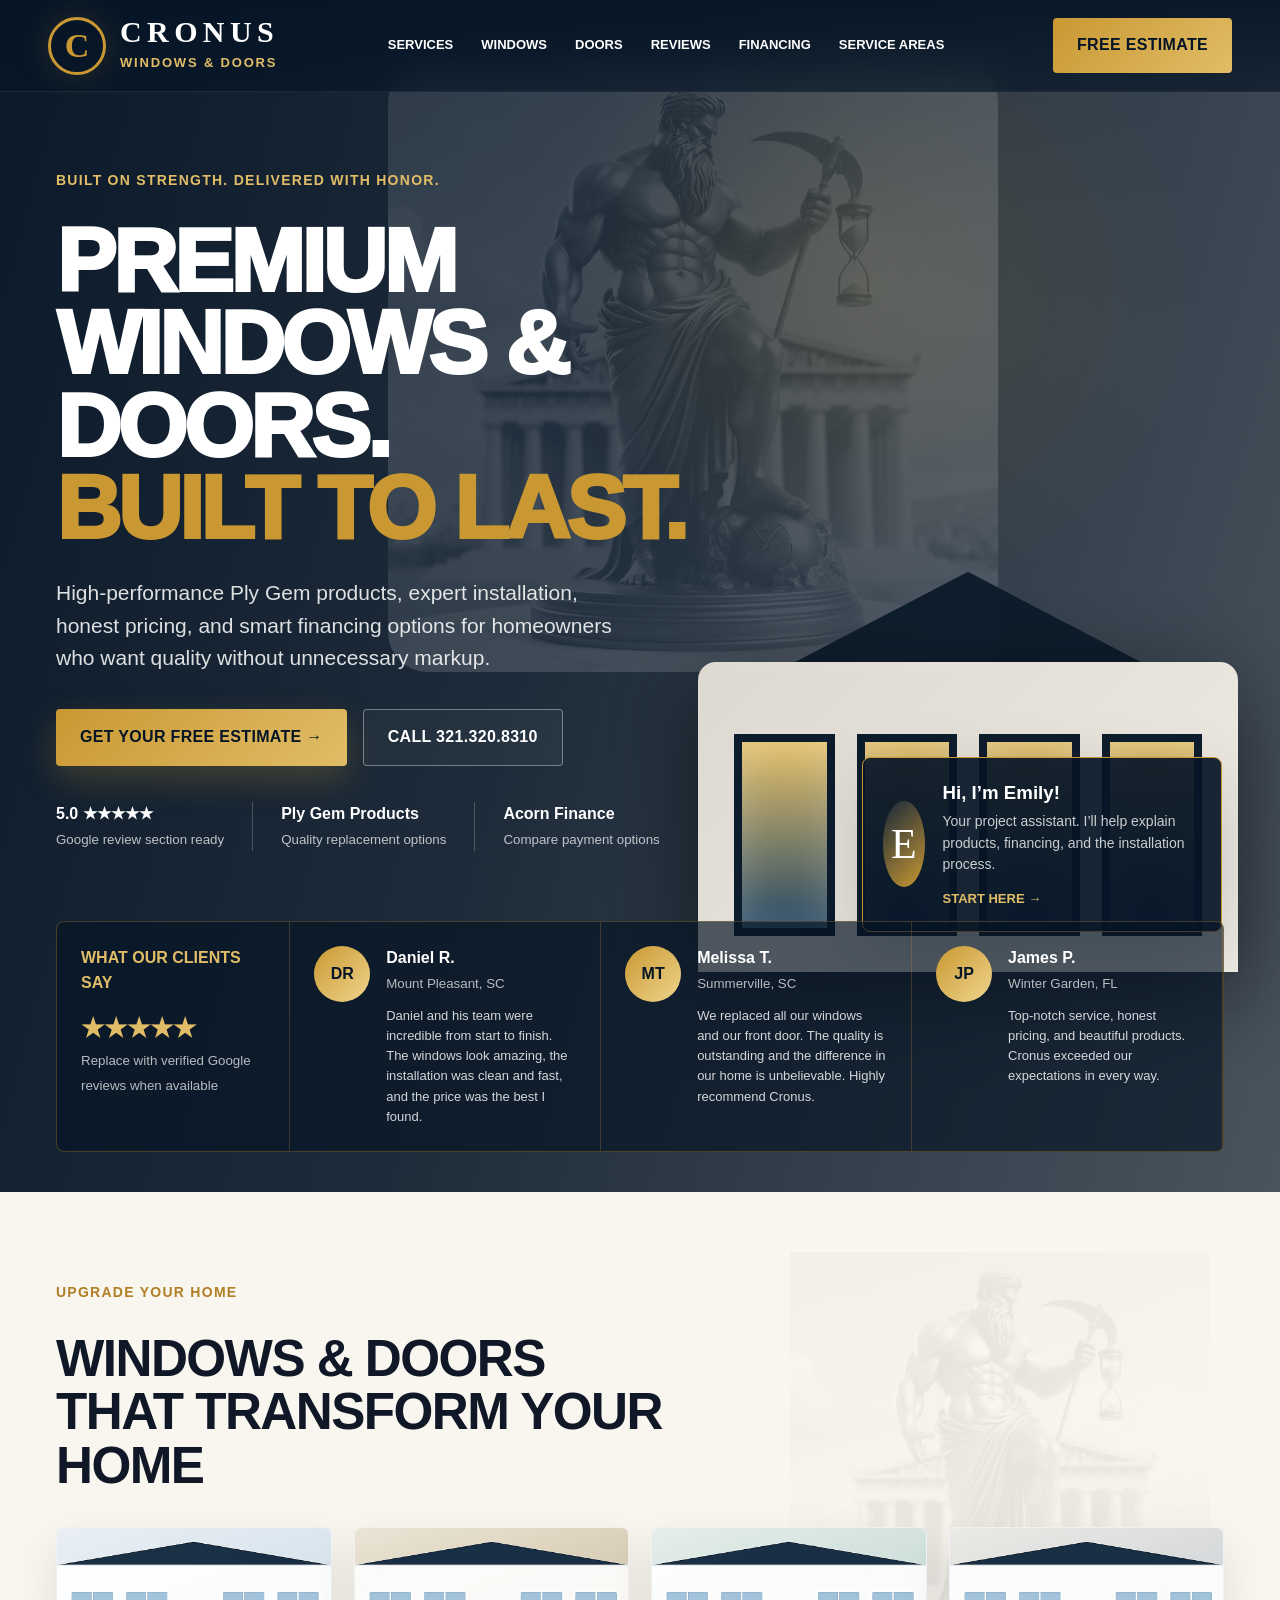
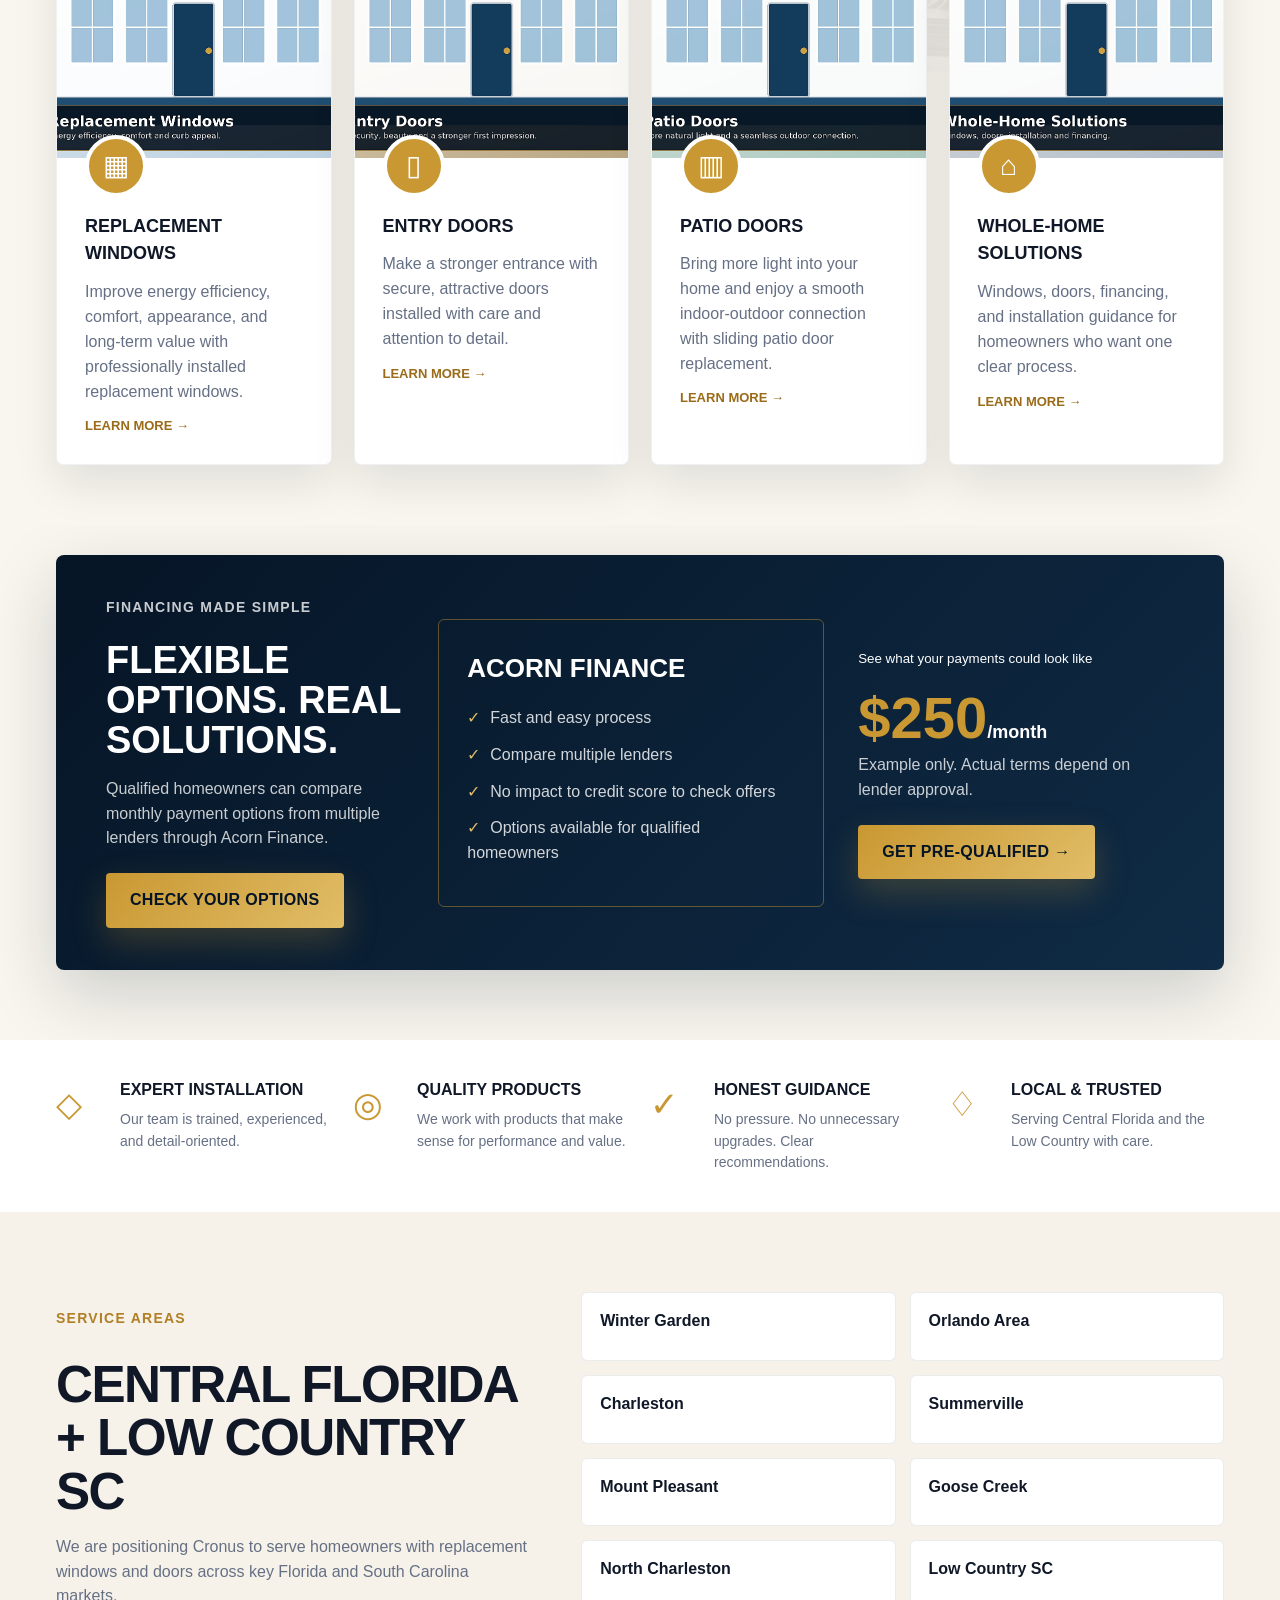
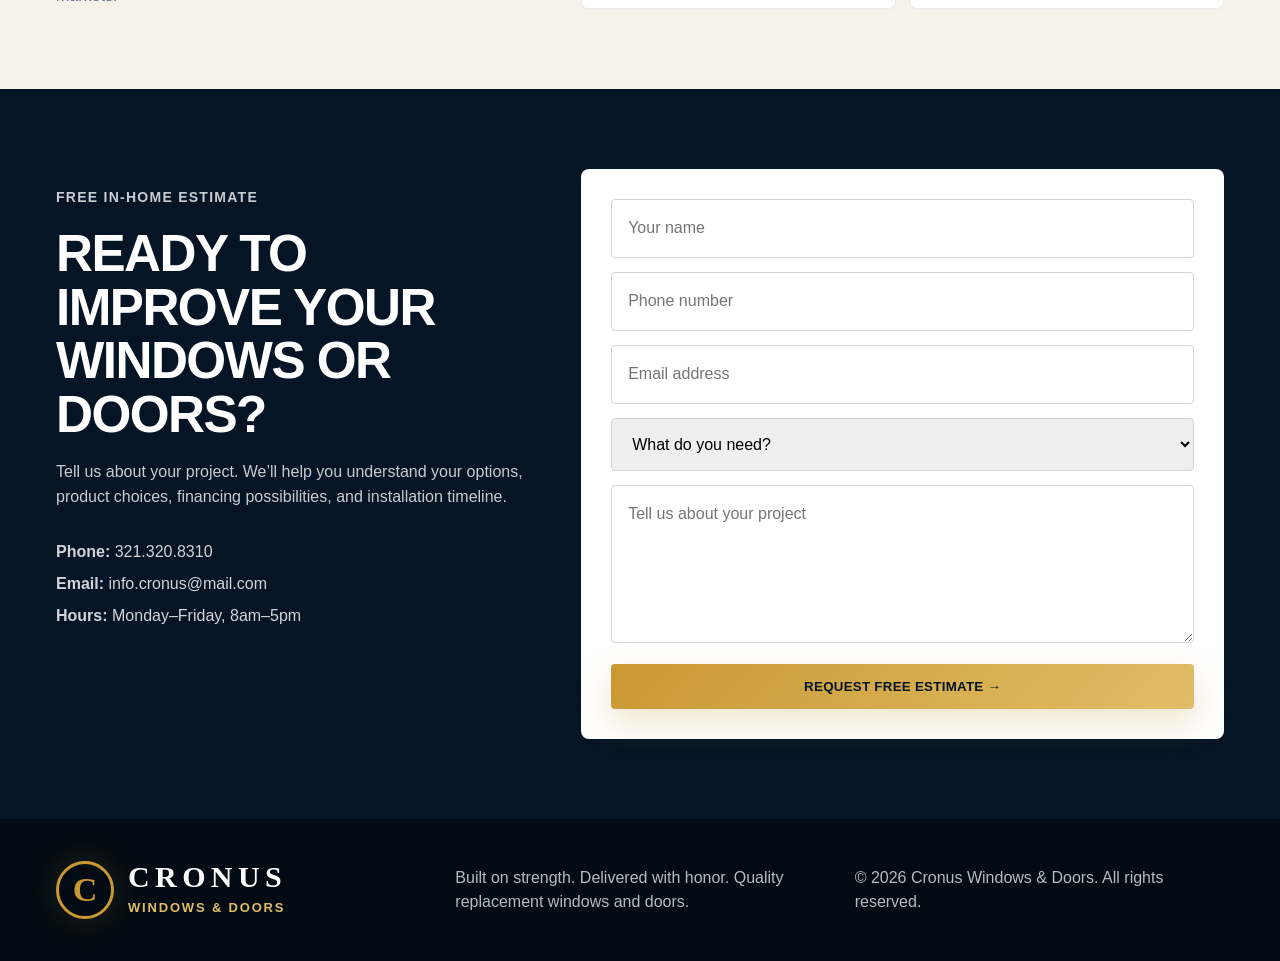
<file: index.html>
<!DOCTYPE html>
<html lang="en">
<head>
  <meta charset="UTF-8" />
  <meta name="viewport" content="width=device-width, initial-scale=1.0" />
  <title>Cronus Windows & Doors | Replacement Windows & Doors</title>
  <meta name="description" content="Cronus Windows & Doors offers replacement windows, entry doors, patio doors, Ply Gem products, Acorn Finance options, and free in-home estimates in Central Florida and Low Country SC." />
  <link rel="stylesheet" href="style.css" />
</head>
<body>
  <header class="site-header">
    <a class="brand" href="#top" aria-label="Cronus Windows & Doors home">
      <span class="brand-mark">C</span>
      <span class="brand-copy">
        <strong>CRONUS</strong>
        <small>WINDOWS & DOORS</small>
      </span>
    </a>
    <nav class="nav" aria-label="Main navigation">
      <a href="#services">Services</a>
      <a href="#windows">Windows</a>
      <a href="#doors">Doors</a>
      <a href="#reviews">Reviews</a>
      <a href="#financing">Financing</a>
      <a href="#areas">Service Areas</a>
    </nav>
    <a class="header-cta" href="#contact">Free Estimate</a>
  </header>

  <main id="top">
    <section class="hero">
      <div class="cronus-watermark" aria-hidden="true"></div>
      <div class="hero-house" aria-hidden="true">
        <div class="house-roof"></div>
        <div class="house-body">
          <span></span><span></span><span></span><span></span>
        </div>
      </div>

      <div class="hero-content">
        <p class="kicker">Built on strength. Delivered with honor.</p>
        <h1>Premium windows & doors. <span>Built to last.</span></h1>
        <p class="hero-subtitle">
          High-performance Ply Gem products, expert installation, honest pricing, and smart financing options for homeowners who want quality without unnecessary markup.
        </p>
        <div class="hero-actions">
          <a class="btn gold" href="#contact">Get your free estimate →</a>
          <a class="btn outline" href="tel:13213208310">Call 321.320.8310</a>
        </div>
        <div class="trust-strip">
          <div><b>5.0 ★★★★★</b><small>Google review section ready</small></div>
          <div><b>Ply Gem Products</b><small>Quality replacement options</small></div>
          <div><b>Acorn Finance</b><small>Compare payment options</small></div>
        </div>
      </div>

      <aside class="emily-card">
        <div class="emily-avatar">E</div>
        <div>
          <h3>Hi, I’m Emily!</h3>
          <p>Your project assistant. I’ll help explain products, financing, and the installation process.</p>
          <a href="#contact">Start here →</a>
        </div>
      </aside>

      <section class="review-ribbon" id="reviews">
        <article class="review-summary">
          <span>What our clients say</span>
          <strong>★★★★★</strong>
          <small>Replace with verified Google reviews when available</small>
        </article>
        <article class="review-card">
          <div class="person">DR</div>
          <div><h4>Daniel R.</h4><small>Mount Pleasant, SC</small><p>Daniel and his team were incredible from start to finish. The windows look amazing, the installation was clean and fast, and the price was the best I found.</p></div>
        </article>
        <article class="review-card">
          <div class="person">MT</div>
          <div><h4>Melissa T.</h4><small>Summerville, SC</small><p>We replaced all our windows and our front door. The quality is outstanding and the difference in our home is unbelievable. Highly recommend Cronus.</p></div>
        </article>
        <article class="review-card">
          <div class="person">JP</div>
          <div><h4>James P.</h4><small>Winter Garden, FL</small><p>Top-notch service, honest pricing, and beautiful products. Cronus exceeded our expectations in every way.</p></div>
        </article>
      </section>
    </section>

    <section class="services-section" id="services">
      <div class="section-watermark" aria-hidden="true"></div>
      <div class="section-heading">
        <p class="kicker dark">Upgrade your home</p>
        <h2>Windows & doors that transform your home</h2>
      </div>

      <div class="service-grid">
        <article class="service-card" id="windows">
          <img src="replacement-windows.jpg" alt="Replacement windows" />
          <div class="service-icon">▦</div>
          <h3>Replacement Windows</h3>
          <p>Improve energy efficiency, comfort, appearance, and long-term value with professionally installed replacement windows.</p>
          <a href="#contact">Learn more →</a>
        </article>
        <article class="service-card" id="doors">
          <img src="entry-doors.jpg" alt="Entry doors" />
          <div class="service-icon">▯</div>
          <h3>Entry Doors</h3>
          <p>Make a stronger entrance with secure, attractive doors installed with care and attention to detail.</p>
          <a href="#contact">Learn more →</a>
        </article>
        <article class="service-card">
          <img src="patio-doors.jpg" alt="Patio doors" />
          <div class="service-icon">▥</div>
          <h3>Patio Doors</h3>
          <p>Bring more light into your home and enjoy a smooth indoor-outdoor connection with sliding patio door replacement.</p>
          <a href="#contact">Learn more →</a>
        </article>
        <article class="service-card">
          <img src="home-solution.jpg" alt="Whole-home solutions" />
          <div class="service-icon">⌂</div>
          <h3>Whole-Home Solutions</h3>
          <p>Windows, doors, financing, and installation guidance for homeowners who want one clear process.</p>
          <a href="#contact">Learn more →</a>
        </article>
      </div>
    </section>

    <section class="financing-section" id="financing">
      <div class="finance-copy">
        <p class="kicker">Financing made simple</p>
        <h2>Flexible options. Real solutions.</h2>
        <p>Qualified homeowners can compare monthly payment options from multiple lenders through Acorn Finance.</p>
        <a class="btn gold" href="https://www.acornfinance.com/pre-qualify/?d=RSNIO&utm_medium=web_pre_qual_banner" target="_blank" rel="noopener">Check your options</a>
      </div>
      <div class="finance-box">
        <h3>Acorn Finance</h3>
        <ul>
          <li>Fast and easy process</li>
          <li>Compare multiple lenders</li>
          <li>No impact to credit score to check offers</li>
          <li>Options available for qualified homeowners</li>
        </ul>
      </div>
      <div class="payment-box">
        <small>See what your payments could look like</small>
        <strong>$250<span>/month</span></strong>
        <p>Example only. Actual terms depend on lender approval.</p>
        <a class="btn gold" href="https://www.acornfinance.com/pre-qualify/?d=RSNIO&utm_medium=web_pre_qual_banner" target="_blank" rel="noopener">Get pre-qualified →</a>
      </div>
    </section>

    <section class="value-row">
      <article><span>◇</span><div><h3>Expert Installation</h3><p>Our team is trained, experienced, and detail-oriented.</p></div></article>
      <article><span>◎</span><div><h3>Quality Products</h3><p>We work with products that make sense for performance and value.</p></div></article>
      <article><span>✓</span><div><h3>Honest Guidance</h3><p>No pressure. No unnecessary upgrades. Clear recommendations.</p></div></article>
      <article><span>♢</span><div><h3>Local & Trusted</h3><p>Serving Central Florida and the Low Country with care.</p></div></article>
    </section>

    <section class="areas-section" id="areas">
      <div>
        <p class="kicker dark">Service areas</p>
        <h2>Central Florida + Low Country SC</h2>
        <p>We are positioning Cronus to serve homeowners with replacement windows and doors across key Florida and South Carolina markets.</p>
      </div>
      <ul>
        <li>Winter Garden</li><li>Orlando Area</li><li>Charleston</li><li>Summerville</li>
        <li>Mount Pleasant</li><li>Goose Creek</li><li>North Charleston</li><li>Low Country SC</li>
      </ul>
    </section>

    <section class="contact-section" id="contact">
      <div class="contact-copy">
        <p class="kicker">Free in-home estimate</p>
        <h2>Ready to improve your windows or doors?</h2>
        <p>Tell us about your project. We’ll help you understand your options, product choices, financing possibilities, and installation timeline.</p>
        <div class="contact-info">
          <b>Phone:</b> <a href="tel:16893167188">321.320.8310</a><br />
          <b>Email:</b> <a href="mailto:info.cronus@mail.com">info.cronus@mail.com</a><br />
          <b>Hours:</b> Monday–Friday, 8am–5pm
        </div>
      </div>
      <form class="lead-form" action="mailto:info.cronus@mail.com" method="post" enctype="text/plain">
        <input name="name" placeholder="Your name" required />
        <input name="phone" placeholder="Phone number" required />
        <input name="email" placeholder="Email address" />
        <select name="project">
          <option>What do you need?</option>
          <option>Window replacement</option>
          <option>Entry door replacement</option>
          <option>Patio door replacement</option>
          <option>Multiple products</option>
        </select>
        <textarea name="message" rows="5" placeholder="Tell us about your project"></textarea>
        <button class="btn gold" type="submit">Request free estimate →</button>
      </form>
    </section>
  </main>

  <footer class="footer">
    <div class="footer-brand">
      <span class="brand-mark">C</span>
      <span class="brand-copy"><strong>CRONUS</strong><small>WINDOWS & DOORS</small></span>
    </div>
    <p>Built on strength. Delivered with honor. Quality replacement windows and doors.</p>
    <p>© 2026 Cronus Windows & Doors. All rights reserved.</p>
  </footer>
</body>
</html>
</file>
<file: style.css>
:root{--navy:#061526;--gold:#c99832;--gold-2:#e1bd67;--white:#fff;--soft:#f9f6ef;--ink:#101828;--muted:#667085;--line:rgba(201,152,50,.3);--shadow:0 24px 70px rgba(6,21,38,.18)}
*{box-sizing:border-box;margin:0;padding:0}html{scroll-behavior:smooth}body{font-family:Arial,Helvetica,sans-serif;background:var(--soft);color:var(--ink);line-height:1.55}a{text-decoration:none;color:inherit}
.site-header{position:fixed;top:0;left:0;right:0;z-index:50;height:92px;padding:0 48px;display:flex;align-items:center;justify-content:space-between;background:linear-gradient(180deg,rgba(6,21,38,.92),rgba(6,21,38,.68));backdrop-filter:blur(16px);border-bottom:1px solid rgba(255,255,255,.08)}
.brand,.footer-brand{display:flex;align-items:center;gap:14px}.brand-mark{width:58px;height:58px;border:3px solid var(--gold);color:var(--gold);display:grid;place-items:center;font-family:Georgia,serif;font-size:34px;font-weight:900;border-radius:50%;box-shadow:0 0 35px rgba(201,152,50,.18)}
.brand-copy strong{display:block;color:var(--white);font-family:Georgia,serif;font-size:30px;letter-spacing:.18em;line-height:.95}.brand-copy small{display:block;color:var(--gold-2);font-weight:800;font-size:13px;letter-spacing:.14em;margin-top:6px}
.nav{display:flex;align-items:center;gap:28px;color:var(--white);font-size:13px;font-weight:900;text-transform:uppercase}.nav a:hover{color:var(--gold-2)}
.header-cta,.btn{display:inline-flex;align-items:center;justify-content:center;border-radius:4px;padding:15px 24px;font-weight:900;text-transform:uppercase;letter-spacing:.02em;transition:transform .2s ease,box-shadow .2s ease}.header-cta{background:linear-gradient(135deg,var(--gold),var(--gold-2));color:var(--navy)}.btn:hover,.header-cta:hover{transform:translateY(-2px)}.btn.gold{background:linear-gradient(135deg,var(--gold),var(--gold-2));color:var(--navy);box-shadow:0 14px 34px rgba(201,152,50,.25)}.btn.outline{color:white;border:1px solid rgba(255,255,255,.38);background:rgba(255,255,255,.04)}
.hero{position:relative;min-height:980px;padding:170px 56px 40px;background:radial-gradient(circle at 68% 24%,rgba(201,152,50,.16),transparent 26%),linear-gradient(105deg,rgba(6,21,38,.98) 0%,rgba(6,21,38,.9) 44%,rgba(6,21,38,.72) 100%);color:white;overflow:hidden}
.cronus-watermark{position:absolute;width:610px;height:610px;right:22%;top:62px;background:url('cronus.jpg') center/cover no-repeat;opacity:.16;filter:grayscale(1) contrast(1.25) brightness(.9);mix-blend-mode:screen;border-radius:40px}
.hero-house{position:absolute;right:42px;bottom:220px;width:540px;height:420px;opacity:.95}.house-roof{position:absolute;top:20px;left:40px;right:40px;height:120px;background:#0c1b2b;clip-path:polygon(50% 0%,100% 100%,0% 100%);border-bottom:6px solid var(--gold)}.house-body{position:absolute;bottom:0;left:0;right:0;height:310px;background:linear-gradient(135deg,#e7e2d8,#f9f5ec);border-radius:18px 18px 0 0;box-shadow:0 25px 90px rgba(0,0,0,.55);display:grid;grid-template-columns:repeat(4,1fr);gap:22px;padding:72px 36px 36px}.house-body span{background:linear-gradient(180deg,#efc86b,#244866);border:8px solid #0c1b2b;box-shadow:inset 0 0 40px rgba(255,255,255,.25)}
.hero-content{position:relative;z-index:3;max-width:680px}.kicker{color:var(--gold-2);font-weight:900;text-transform:uppercase;letter-spacing:.09em;font-size:14px;margin-bottom:28px}.kicker.dark{color:#b17f25}h1{font-size:clamp(54px,7vw,95px);line-height:.92;letter-spacing:-.04em;text-transform:uppercase;font-weight:950;margin-bottom:28px}h1 span{color:var(--gold);display:block}.hero-subtitle{font-size:21px;max-width:560px;color:rgba(255,255,255,.86);margin-bottom:34px}.hero-actions{display:flex;flex-wrap:wrap;gap:16px;margin-bottom:36px}
.trust-strip{display:flex;flex-wrap:wrap;gap:28px;color:white}.trust-strip div{border-right:1px solid rgba(255,255,255,.22);padding-right:28px}.trust-strip div:last-child{border-right:0}.trust-strip b{display:block}.trust-strip small{color:rgba(255,255,255,.72)}
.emily-card{position:absolute;right:58px;bottom:260px;z-index:4;width:360px;display:flex;align-items:center;gap:18px;padding:20px;background:rgba(6,21,38,.92);border:1px solid var(--gold);border-radius:8px;box-shadow:var(--shadow)}.emily-avatar{width:86px;height:86px;border-radius:50%;display:grid;place-items:center;background:linear-gradient(135deg,#17283a,var(--gold));color:white;font-size:42px;font-family:Georgia,serif}.emily-card h3{color:white;margin-bottom:4px}.emily-card p{color:rgba(255,255,255,.78);font-size:14px;margin-bottom:10px}.emily-card a{color:var(--gold-2);font-weight:900;font-size:13px;text-transform:uppercase}
.review-ribbon{position:relative;z-index:5;margin-top:70px;padding:0;display:grid;grid-template-columns:.75fr 1fr 1fr 1fr;border:1px solid var(--line);border-radius:8px;background:rgba(6,21,38,.68);overflow:hidden}.review-summary,.review-card{padding:24px;border-right:1px solid rgba(201,152,50,.25)}.review-card{display:flex;gap:16px}.review-summary span{display:block;color:var(--gold-2);font-weight:900;text-transform:uppercase;margin-bottom:12px}.review-summary strong{display:block;font-size:26px;color:var(--gold-2)}.review-summary small,.review-card small{color:rgba(255,255,255,.7)}.person{width:56px;height:56px;min-width:56px;border-radius:50%;background:linear-gradient(135deg,var(--gold),#f0d58d);color:var(--navy);display:grid;place-items:center;font-weight:900}.review-card h4{color:white}.review-card p{color:rgba(255,255,255,.82);font-size:13px;margin-top:10px}
.services-section{position:relative;padding:90px 56px 60px;background:var(--soft);overflow:hidden}.section-watermark{position:absolute;right:70px;top:60px;width:420px;height:420px;background:url('cronus.jpg') center/cover no-repeat;opacity:.07;filter:grayscale(1)}.section-heading{position:relative;z-index:2;max-width:620px;margin-bottom:34px}.section-heading h2,.areas-section h2,.contact-copy h2{font-size:clamp(34px,4vw,52px);line-height:1.05;text-transform:uppercase;letter-spacing:-.03em}.service-grid{position:relative;z-index:2;display:grid;grid-template-columns:repeat(4,1fr);gap:22px}.service-card{background:white;border-radius:7px;box-shadow:0 18px 45px rgba(6,21,38,.1);overflow:hidden;border:1px solid rgba(6,21,38,.06)}.service-card img{width:100%;height:230px;object-fit:cover}.service-icon{width:62px;height:62px;border-radius:50%;display:grid;place-items:center;margin:-31px 0 16px 28px;background:var(--gold);color:white;font-size:28px;position:relative;z-index:2;border:4px solid white}.service-card h3{padding:0 28px;text-transform:uppercase;font-size:18px}.service-card p{padding:12px 28px;color:var(--muted)}.service-card a{display:block;padding:0 28px 28px;color:#9a6b19;font-weight:900;text-transform:uppercase;font-size:13px}
.financing-section{margin:30px 56px 70px;background:linear-gradient(135deg,#061526,#0f2b45);color:white;border-radius:8px;padding:42px 50px;display:grid;grid-template-columns:.85fr 1.1fr .9fr;gap:34px;align-items:center;box-shadow:var(--shadow)}.financing-section h2{font-size:38px;line-height:1.05;text-transform:uppercase;margin-bottom:16px}.financing-section p{color:rgba(255,255,255,.78);margin-bottom:22px}.finance-box{border:1px solid rgba(201,152,50,.45);border-radius:6px;padding:28px}.finance-box h3{font-size:26px;text-transform:uppercase;margin-bottom:18px}.finance-box ul{list-style:none}.finance-box li{margin:12px 0;color:rgba(255,255,255,.82)}.finance-box li::before{content:'✓';color:var(--gold-2);margin-right:10px}.payment-box strong{display:block;color:var(--gold);font-size:58px;line-height:1;margin:18px 0 6px}.payment-box strong span{color:white;font-size:18px}
.value-row{padding:38px 56px;background:white;display:grid;grid-template-columns:repeat(4,1fr);gap:20px}.value-row article{display:grid;grid-template-columns:48px 1fr;column-gap:16px;align-items:start}.value-row span{color:var(--gold);font-size:34px}.value-row h3{text-transform:uppercase;font-size:16px;margin-bottom:6px}.value-row p{color:var(--muted);font-size:14px}
.areas-section,.contact-section{padding:80px 56px;display:grid;grid-template-columns:.85fr 1.15fr;gap:50px}.areas-section{background:#f6f2ea}.areas-section p{color:var(--muted);max-width:560px;margin-top:16px}.areas-section ul{list-style:none;display:grid;grid-template-columns:repeat(2,1fr);gap:14px}.areas-section li{background:white;padding:16px 18px;border-radius:6px;border:1px solid rgba(6,21,38,.08);font-weight:800}
.contact-section{background:#061526;color:white}.contact-copy p{color:rgba(255,255,255,.78);margin:18px 0}.contact-info{margin-top:26px;line-height:2;color:rgba(255,255,255,.82)}.lead-form{background:white;padding:30px;border-radius:8px}.lead-form input,.lead-form select,.lead-form textarea{width:100%;padding:16px;border:1px solid #d0d5dd;border-radius:4px;margin-bottom:14px;font:inherit}.lead-form button{border:0;width:100%;cursor:pointer}.footer{background:#020b13;color:rgba(255,255,255,.72);padding:42px 56px;display:grid;grid-template-columns:1fr 1fr 1fr;gap:30px;align-items:center}.footer .brand-copy strong{color:white}
@media(max-width:980px){.site-header{padding:0 20px}.nav{display:none}.hero{padding:140px 24px 28px;min-height:auto}.cronus-watermark{right:-120px;top:80px}.hero-house{opacity:.22;right:-130px}.emily-card{position:relative;right:auto;bottom:auto;margin-top:30px;width:100%}.review-ribbon{grid-template-columns:1fr}.service-grid,.financing-section,.value-row,.areas-section,.contact-section,.footer{grid-template-columns:1fr}.services-section,.areas-section,.contact-section,.footer{padding-left:24px;padding-right:24px}.financing-section{margin:24px;padding:30px}}
</file>
